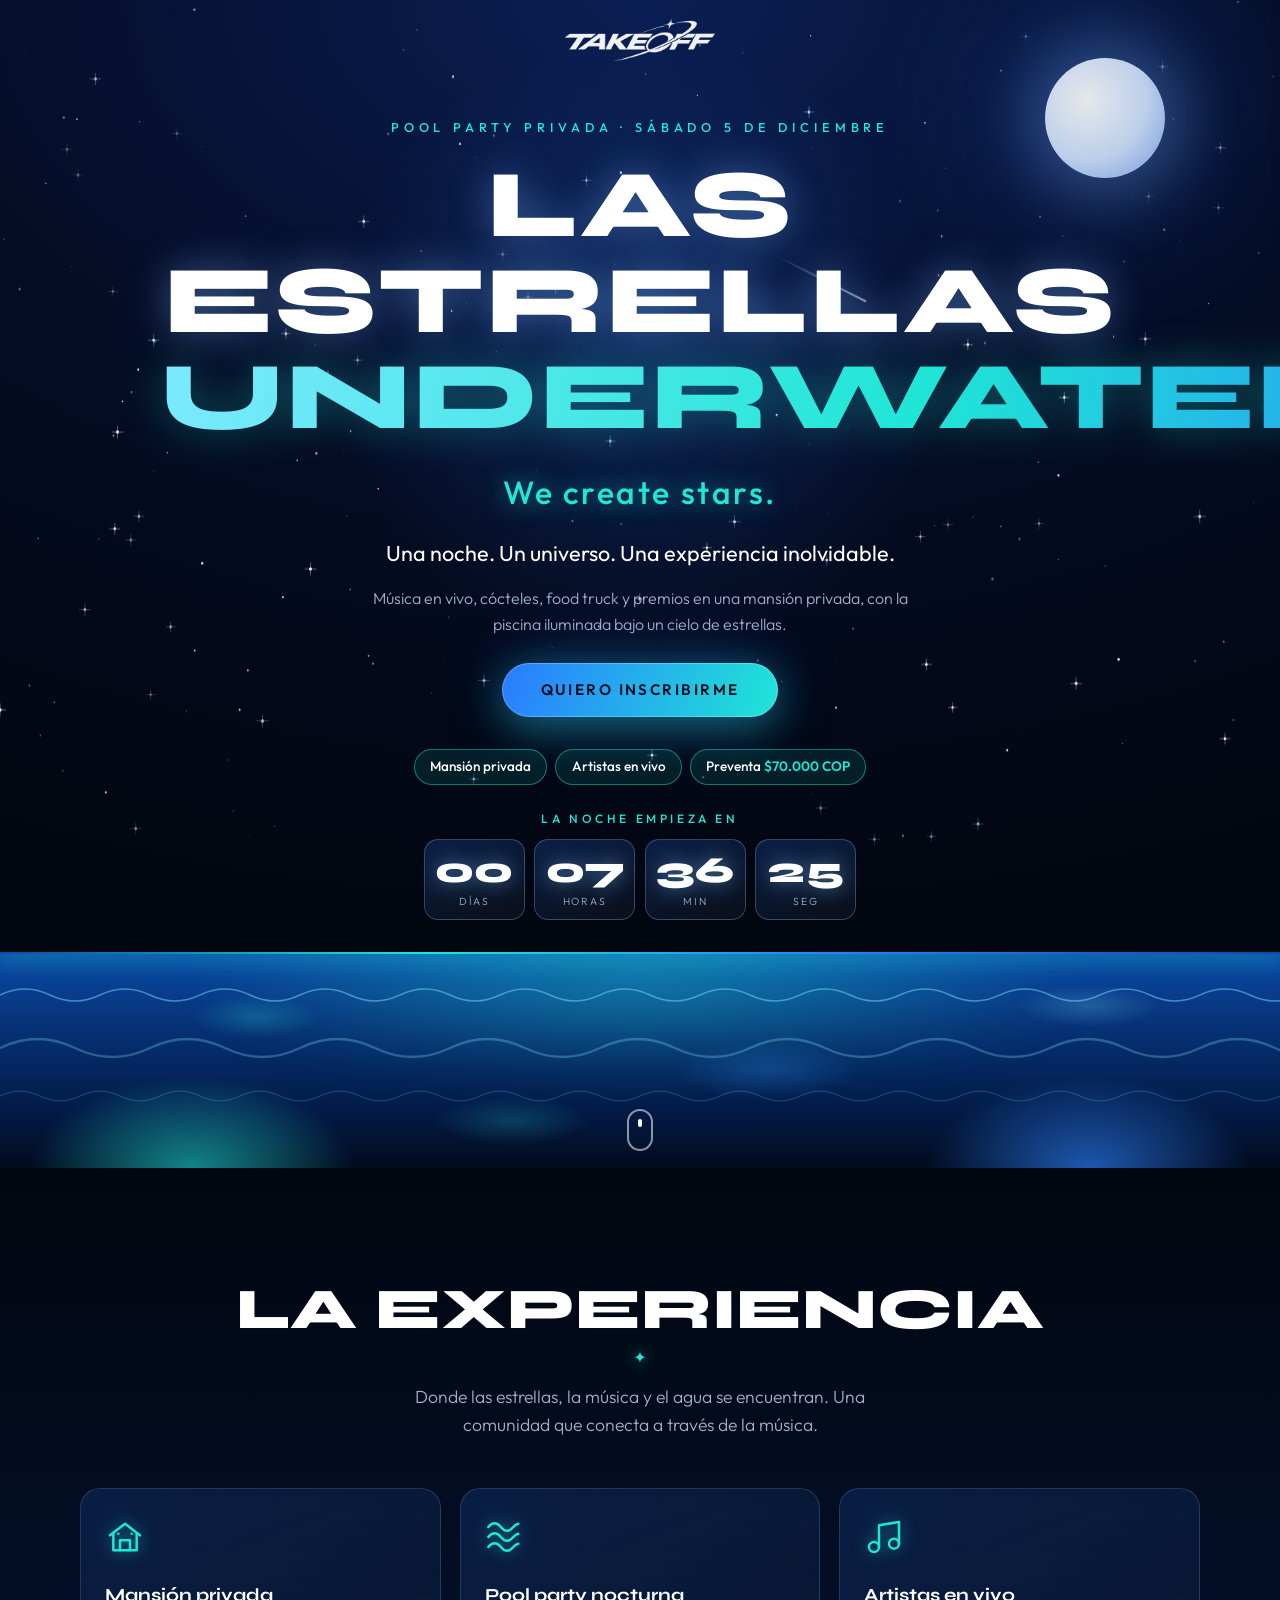
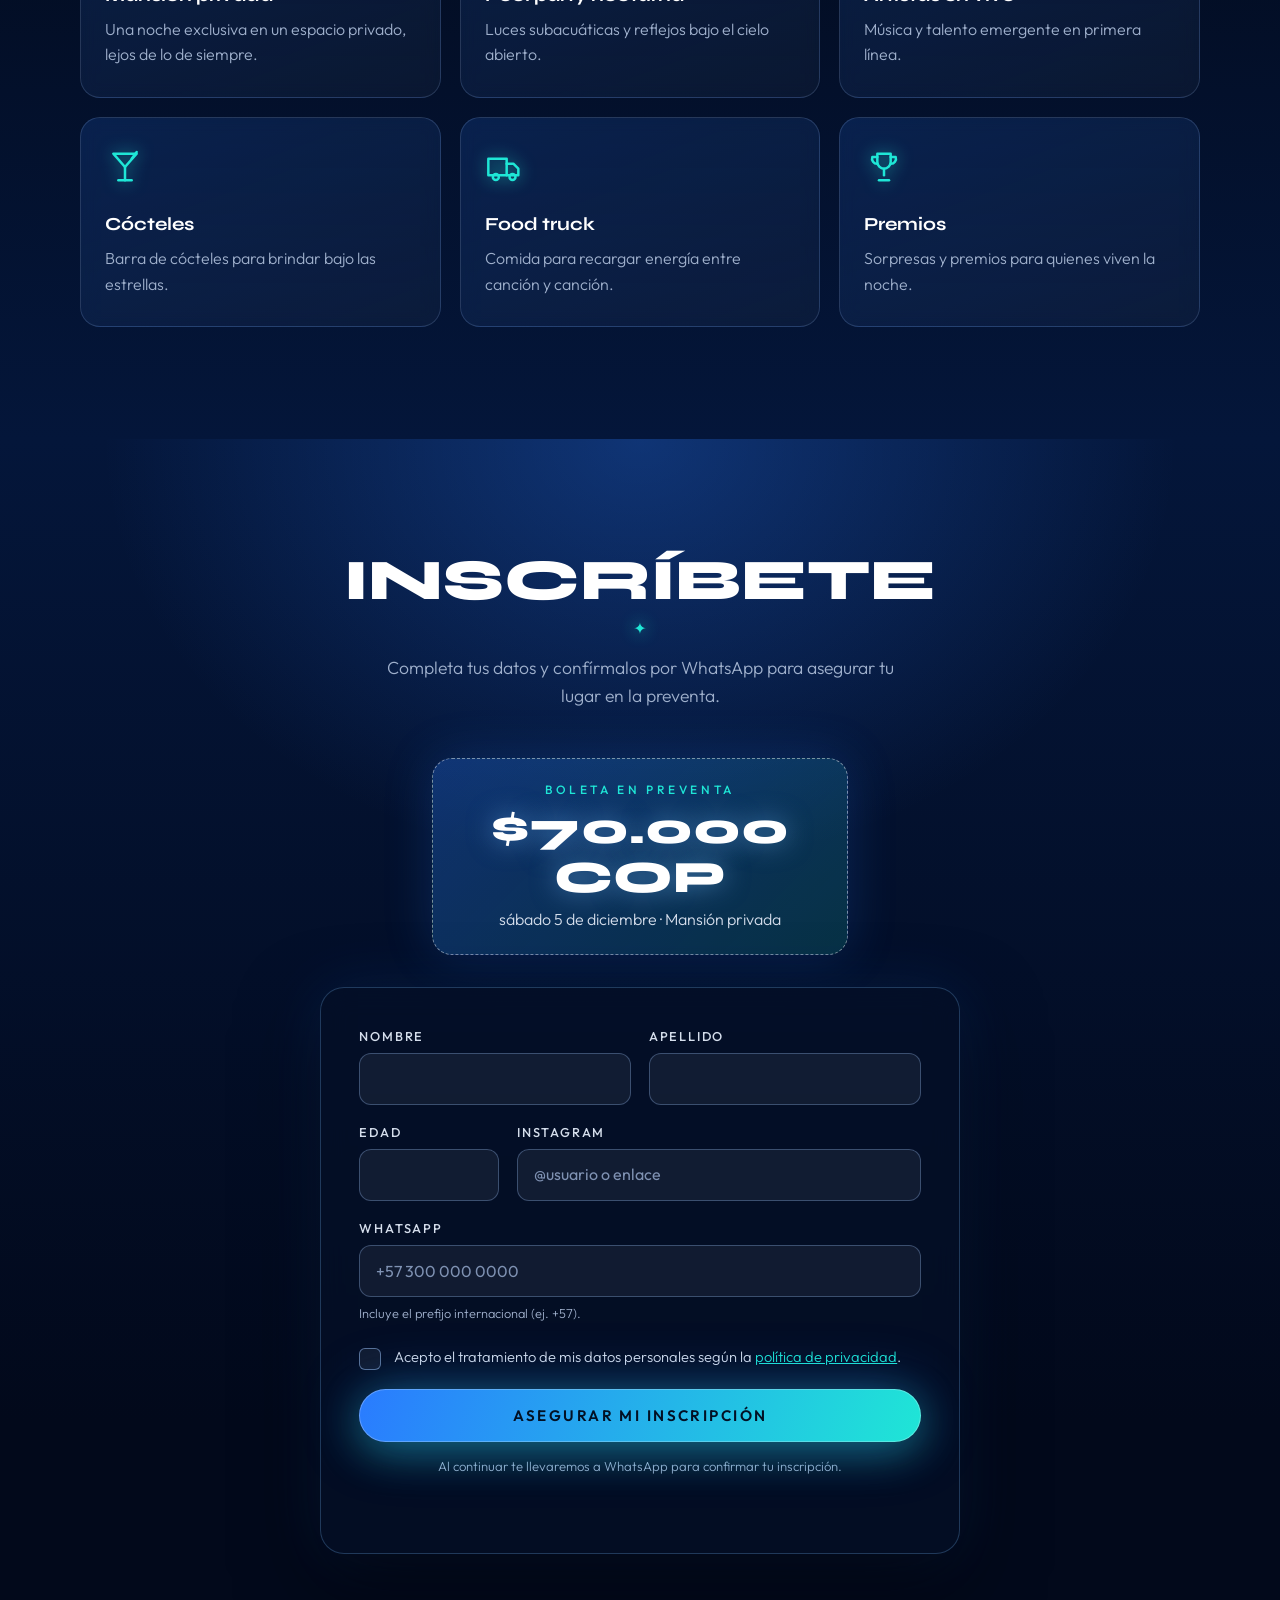
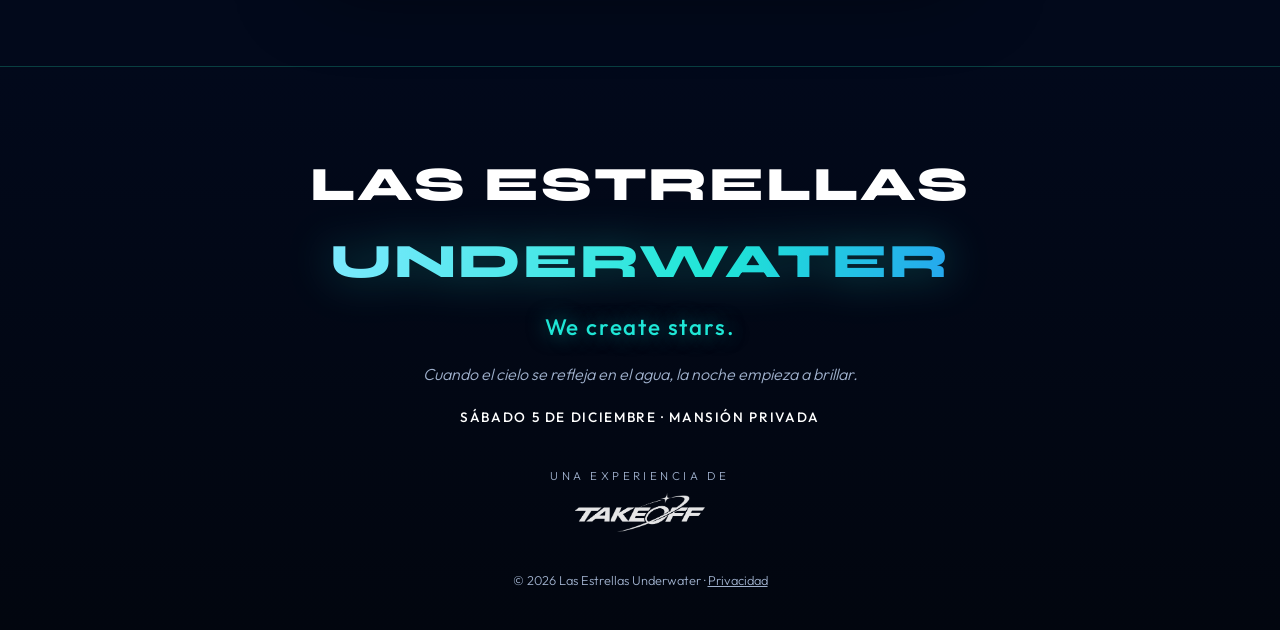
<file: index.html>
<!DOCTYPE html>
<html lang="es">
<head>
  <meta charset="utf-8">
  <meta name="viewport" content="width=device-width, initial-scale=1, viewport-fit=cover">
  <title>Las Estrellas Underwater</title>
  <meta name="description" content="Pool party privada en una mansión · 5 de diciembre. Artistas en vivo, cócteles, food truck y premios. Preventa $70.000. Inscríbete.">
  <meta name="theme-color" content="#02060f">

  <!-- Open Graph / Redes -->
  <meta property="og:type" content="website">
  <meta property="og:title" content="Las Estrellas Underwater · We create stars.">
  <meta property="og:description" content="Una noche. Un universo. Pool party privada en una mansión el 5 de diciembre. Inscríbete.">
  <meta property="og:image" content="assets/og-image.png">
  <meta property="og:locale" content="es_ES">
  <meta name="twitter:card" content="summary_large_image">
  <!-- Tras desplegar, añade aquí tu URL real: <meta property="og:url" content="https://TU-DOMINIO"> y usa URL absoluta en og:image -->

  <link rel="icon" type="image/svg+xml" href="assets/favicon.svg">
  <link rel="preconnect" href="https://fonts.googleapis.com">
  <link rel="preconnect" href="https://fonts.gstatic.com" crossorigin>
  <link href="https://fonts.googleapis.com/css2?family=Syne:wght@600;800&family=Outfit:wght@300;400;500;600&display=swap" rel="stylesheet">
  <script>document.documentElement.classList.add('js')</script>
  <link rel="stylesheet" href="css/styles.css">
</head>
<body>
  <a class="skip" href="#inscripcion">Ir al formulario</a>

  <!-- ============ HERO ============ -->
  <header class="hero" id="inicio">
    <canvas id="stars" aria-hidden="true"></canvas>
    <div class="moon" aria-hidden="true"></div>
    <div class="water" aria-hidden="true">
      <div class="water__glow"></div>
      <div class="wave wave--1"></div>
      <div class="wave wave--2"></div>
      <div class="wave wave--3"></div>
      <div class="caustics"></div>
    </div>

    <div class="hero__brand">
      <img src="assets/takeoff-logo.png" alt="TAKEOFF" width="800" height="234" decoding="async">
    </div>

    <div class="hero__content">
      <p class="eyebrow reveal">Pool party privada · <span class="js-event-date">sábado 5 de diciembre</span></p>
      <h1 class="hero__title reveal">
        <span>LAS ESTRELLAS</span>
        <span class="shimmer">UNDERWATER</span>
      </h1>
      <p class="hero__slogan reveal">We create stars.</p>
      <p class="hero__impact reveal">Una noche. Un universo. Una experiencia inolvidable.</p>
      <p class="hero__text reveal">Música en vivo, cócteles, food truck y premios en una mansión privada, con la piscina iluminada bajo un cielo de estrellas.</p>

      <a class="btn btn--primary reveal" href="#inscripcion" id="cta-hero">QUIERO INSCRIBIRME</a>

      <ul class="chips reveal" aria-label="Datos del evento">
        <li>Mansión privada</li>
        <li>Artistas en vivo</li>
        <li>Preventa <strong class="js-price">$70.000 COP</strong></li>
      </ul>

      <!-- Cuenta regresiva (la fecha se configura en js/config.js) -->
      <div class="countdown reveal" id="countdown" role="timer" aria-label="Cuenta regresiva para el evento">
        <p class="countdown__label">La noche empieza en</p>
        <div class="countdown__grid">
          <div><span id="cd-d">--</span><small>Días</small></div>
          <div><span id="cd-h">--</span><small>Horas</small></div>
          <div><span id="cd-m">--</span><small>Min</small></div>
          <div><span id="cd-s">--</span><small>Seg</small></div>
        </div>
        <p class="countdown__done" id="cd-done" hidden>¡La noche llegó!</p>
      </div>

    </div>

    <a class="scroll-hint" href="#experiencia" aria-label="Bajar a la experiencia"><span></span></a>
  </header>

  <main>
    <!-- ============ EXPERIENCIA ============ -->
    <section class="section experience" id="experiencia">
      <div class="container">
        <h2 class="section__title reveal">La experiencia</h2>
        <p class="section__lead reveal">Donde las estrellas, la música y el agua se encuentran. Una comunidad que conecta a través de la música.</p>

        <ul class="cards">
          <li class="card reveal">
            <svg viewBox="0 0 24 24" aria-hidden="true"><path d="M3 11l9-7 9 7"/><path d="M5 10v10h14V10"/><path d="M9 20v-6h6v6"/><path d="M8 10h.01M16 10h.01"/></svg>
            <h3>Mansión privada</h3>
            <p>Una noche exclusiva en un espacio privado, lejos de lo de siempre.</p>
          </li>
          <li class="card reveal">
            <svg viewBox="0 0 24 24" aria-hidden="true"><path d="M2 12c2.500-3 5-3 7.500 0s5 3 7.500 0c1-1.200 2-1.800 3-2"/><path d="M2 18c2.500-3 5-3 7.500 0s5 3 7.500 0c1-1.200 2-1.800 3-2"/><path d="M2 6c2.500-3 5-3 7.500 0s5 3 7.500 0c1-1.200 2-1.800 3-2"/></svg>
            <h3>Pool party nocturna</h3>
            <p>Luces subacuáticas y reflejos bajo el cielo abierto.</p>
          </li>
          <li class="card reveal">
            <svg viewBox="0 0 24 24" aria-hidden="true"><path d="M9 18V5l12-2v13"/><circle cx="6" cy="18" r="3"/><circle cx="18" cy="16" r="3"/></svg>
            <h3>Artistas en vivo</h3>
            <p>Música y talento emergente en primera línea.</p>
          </li>
          <li class="card reveal">
            <svg viewBox="0 0 24 24" aria-hidden="true"><path d="M5 4h14l-7 8z"/><path d="M12 12v8"/><path d="M8 20h8"/><path d="M16 7l3-4"/></svg>
            <h3>Cócteles</h3>
            <p>Barra de cócteles para brindar bajo las estrellas.</p>
          </li>
          <li class="card reveal">
            <svg viewBox="0 0 24 24" aria-hidden="true"><path d="M2 7h11v10H2z"/><path d="M13 10h4l3 3v4h-7"/><circle cx="6.500" cy="18" r="1.800"/><circle cx="16.500" cy="18" r="1.800"/></svg>
            <h3>Food truck</h3>
            <p>Comida para recargar energía entre canción y canción.</p>
          </li>
          <li class="card reveal">
            <svg viewBox="0 0 24 24" aria-hidden="true"><path d="M8 4h8v5a4 4 0 0 1-8 0z"/><path d="M8 6H5a3 3 0 0 0 3 4"/><path d="M16 6h3a3 3 0 0 1-3 4"/><path d="M12 13v4"/><path d="M9 20h6"/></svg>
            <h3>Premios</h3>
            <p>Sorpresas y premios para quienes viven la noche.</p>
          </li>
        </ul>
      </div>
    </section>

    <!-- ============ INSCRIPCIÓN ============ -->
    <section class="section signup" id="inscripcion">
      <div class="container container--narrow">
        <h2 class="section__title reveal">Inscríbete</h2>
        <p class="section__lead reveal">Completa tus datos y confírmalos por WhatsApp para asegurar tu lugar en la preventa.</p>

        <div class="ticket reveal">
          <p class="ticket__tag">Boleta en preventa</p>
          <p class="ticket__price js-price">$70.000 COP</p>
          <p class="ticket__date"><span class="js-event-date">sábado 5 de diciembre</span> · Mansión privada</p>
        </div>

        <form id="signup-form" class="form reveal" novalidate autocomplete="on">
          <!-- Honeypot anti-spam: debe permanecer vacío -->
          <div class="hp" aria-hidden="true">
            <label for="website">No rellenar</label>
            <input type="text" id="website" name="website" tabindex="-1" autocomplete="off">
          </div>

          <div class="row">
            <div class="field">
              <label for="nombre">Nombre</label>
              <input type="text" id="nombre" name="nombre" autocomplete="given-name" maxlength="60" required aria-describedby="err-nombre">
              <p class="error" id="err-nombre" role="alert"></p>
            </div>
            <div class="field">
              <label for="apellido">Apellido</label>
              <input type="text" id="apellido" name="apellido" autocomplete="family-name" maxlength="60" required aria-describedby="err-apellido">
              <p class="error" id="err-apellido" role="alert"></p>
            </div>
          </div>

          <div class="row row--age">
            <div class="field field--small">
              <label for="edad">Edad</label>
              <input type="text" id="edad" name="edad" inputmode="numeric" maxlength="3" required aria-describedby="err-edad">
              <p class="error" id="err-edad" role="alert"></p>
            </div>
            <div class="field">
              <label for="instagram">Instagram</label>
              <input type="text" id="instagram" name="instagram" placeholder="@usuario o enlace" autocapitalize="none" autocorrect="off" spellcheck="false" maxlength="120" required aria-describedby="err-instagram">
              <p class="error" id="err-instagram" role="alert"></p>
            </div>
          </div>

          <div class="field">
            <label for="whatsapp">WhatsApp</label>
            <input type="tel" id="whatsapp" name="whatsapp" inputmode="tel" autocomplete="tel" placeholder="+57 300 000 0000" maxlength="24" required aria-describedby="err-whatsapp hint-whatsapp">
            <p class="hint" id="hint-whatsapp">Incluye el prefijo internacional (ej. +57).</p>
            <p class="error" id="err-whatsapp" role="alert"></p>
          </div>

          <div class="field field--check">
            <input type="checkbox" id="consentimiento" name="consentimiento" required aria-describedby="err-consentimiento">
            <label for="consentimiento">Acepto el tratamiento de mis datos personales según la <a href="privacidad.html" target="_blank" rel="noopener" id="privacy-link">política de privacidad</a>.</label>
            <p class="error" id="err-consentimiento" role="alert"></p>
          </div>

          <button type="submit" class="btn btn--primary btn--block" id="submit-btn">
            <span class="btn__label">ASEGURAR MI INSCRIPCIÓN</span>
            <span class="btn__spinner" aria-hidden="true"></span>
          </button>
          <p class="form__note">Al continuar te llevaremos a WhatsApp para confirmar tu inscripción.</p>

          <!-- Mensajes de estado (error de red, configuración pendiente...) -->
          <p class="status" id="form-status" role="status" aria-live="polite"></p>
        </form>

        <!-- Paso final / confirmación -->
        <div class="success" id="success" hidden tabindex="-1">
          <div class="success__star" aria-hidden="true">✦</div>
          <h3 id="success-title">¡Ya estás dentro!</h3>
          <p id="success-text"></p>
          <a class="btn btn--primary" id="wa-btn" href="#" target="_blank" rel="noopener noreferrer" hidden>
            <span class="btn__label">CONFIRMAR POR WHATSAPP</span>
          </a>
          <p class="success__note" id="success-note"></p>
        </div>
      </div>
    </section>
  </main>

  <!-- ============ CIERRE ============ -->
  <footer class="footer">
    <div class="container">
      <p class="footer__brand">LAS ESTRELLAS <span class="shimmer">UNDERWATER</span></p>
      <p class="footer__slogan">We create stars.</p>
      <p class="footer__line">Cuando el cielo se refleja en el agua, la noche empieza a brillar.</p>
      <p class="footer__date"><span class="js-event-date">sábado 5 de diciembre</span> · Mansión privada</p>
      <div class="footer__agency">
        <span>Una experiencia de</span>
        <img src="assets/takeoff-logo.png" alt="TAKEOFF" width="800" height="234" loading="lazy" decoding="async">
      </div>
      <nav class="social" aria-label="Redes sociales">
        <a href="#" id="link-instagram" target="_blank" rel="noopener noreferrer">Instagram</a>
        <a href="#" id="link-tiktok" target="_blank" rel="noopener noreferrer">TikTok</a>
      </nav>
      <p class="footer__legal">© <span id="year"></span> Las Estrellas Underwater · <a href="privacidad.html">Privacidad</a></p>
    </div>
  </footer>

  <script src="js/config.js"></script>
  <script src="js/validators.js"></script>
  <script src="js/main.js"></script>
</body>
</html>
</file>
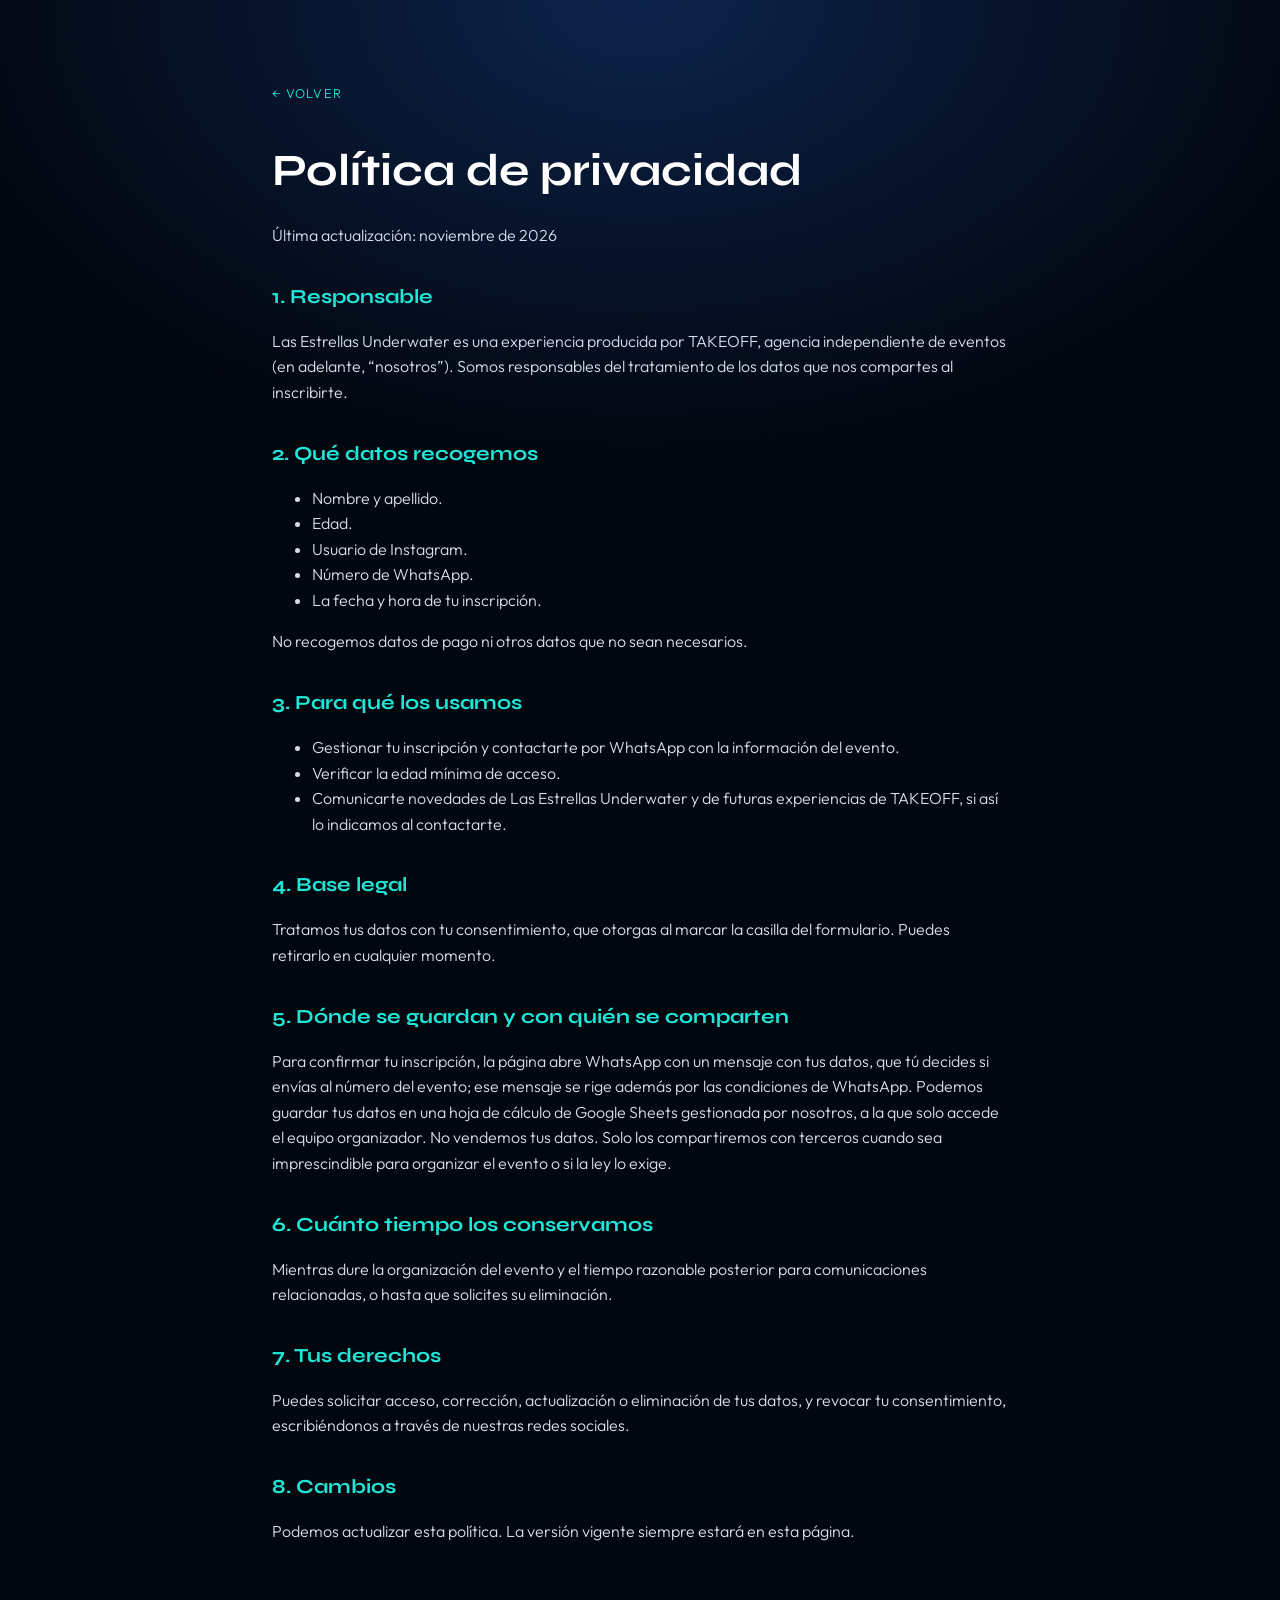
<file: privacidad.html>
<!DOCTYPE html>
<html lang="es">
<head>
  <meta charset="utf-8">
  <meta name="viewport" content="width=device-width, initial-scale=1">
  <title>Política de privacidad · Las Estrellas Underwater</title>
  <meta name="description" content="Cómo tratamos los datos personales de quienes se inscriben a Las Estrellas Underwater.">
  <meta name="robots" content="noindex">
  <meta name="theme-color" content="#02060f">
  <link rel="icon" type="image/svg+xml" href="assets/favicon.svg">
  <link rel="preconnect" href="https://fonts.googleapis.com">
  <link rel="preconnect" href="https://fonts.gstatic.com" crossorigin>
  <link href="https://fonts.googleapis.com/css2?family=Syne:wght@600;800&family=Outfit:wght@300;400;500;600&display=swap" rel="stylesheet">
  <link rel="stylesheet" href="css/styles.css">
</head>
<body>
  <!--
    PLANTILLA EDITABLE: este texto es una base general. Adáptalo a tu caso
    y, idealmente, haz que lo revise un abogado antes de publicar.
    El correo de contacto se completa solo desde js/config.js (contactEmail).
  -->
  <main class="legal">
    <div class="container">
      <a class="back" href="index.html">← Volver</a>
      <h1>Política de privacidad</h1>
      <p>Última actualización: noviembre de 2026</p>

      <h2>1. Responsable</h2>
      <p>Las Estrellas Underwater es una experiencia producida por TAKEOFF, agencia independiente de eventos (en adelante, “nosotros”). Somos responsables del tratamiento de los datos que nos compartes al inscribirte.</p>

      <h2>2. Qué datos recogemos</h2>
      <ul>
        <li>Nombre y apellido.</li>
        <li>Edad.</li>
        <li>Usuario de Instagram.</li>
        <li>Número de WhatsApp.</li>
        <li>La fecha y hora de tu inscripción.</li>
      </ul>
      <p>No recogemos datos de pago ni otros datos que no sean necesarios.</p>

      <h2>3. Para qué los usamos</h2>
      <ul>
        <li>Gestionar tu inscripción y contactarte por WhatsApp con la información del evento.</li>
        <li>Verificar la edad mínima de acceso.</li>
        <li>Comunicarte novedades de Las Estrellas Underwater y de futuras experiencias de TAKEOFF, si así lo indicamos al contactarte.</li>
      </ul>

      <h2>4. Base legal</h2>
      <p>Tratamos tus datos con tu consentimiento, que otorgas al marcar la casilla del formulario. Puedes retirarlo en cualquier momento.</p>

      <h2>5. Dónde se guardan y con quién se comparten</h2>
      <p>Para confirmar tu inscripción, la página abre WhatsApp con un mensaje con tus datos, que tú decides si envías al número del evento; ese mensaje se rige además por las condiciones de WhatsApp. Podemos guardar tus datos en una hoja de cálculo de Google Sheets gestionada por nosotros, a la que solo accede el equipo organizador. No vendemos tus datos. Solo los compartiremos con terceros cuando sea imprescindible para organizar el evento o si la ley lo exige.</p>

      <h2>6. Cuánto tiempo los conservamos</h2>
      <p>Mientras dure la organización del evento y el tiempo razonable posterior para comunicaciones relacionadas, o hasta que solicites su eliminación.</p>

      <h2>7. Tus derechos</h2>
      <p>Puedes solicitar acceso, corrección, actualización o eliminación de tus datos, y revocar tu consentimiento, escribiéndonos <span id="contact-line">a través de nuestras redes sociales</span>.</p>

      <h2>8. Cambios</h2>
      <p>Podemos actualizar esta política. La versión vigente siempre estará en esta página.</p>
    </div>
  </main>

  <script src="js/config.js"></script>
  <script>
    (function () {
      var c = (window.SITE_CONFIG || {}).contactEmail;
      var el = document.getElementById('contact-line');
      if (c && /^[^\s@]+@[^\s@]+\.[^\s@]+$/.test(c) && el) {
        el.textContent = '';
        var a = document.createElement('a');
        a.href = 'mailto:' + c; a.textContent = c;
        el.appendChild(document.createTextNode('a '));
        el.appendChild(a);
      }
    })();
  </script>
</body>
</html>
</file>
<file: css/styles.css>
/* =========================================================
   LAS ESTRELLAS UNDERWATER · Estilos
   Para cambiar la paleta, edita las variables de :root.
   ========================================================= */

:root {
  --black: #02060f;
  --deep: #041533;
  --ocean: #0a4aa6;
  --electric: #2a7bff;
  --turq: #1fe6d6;
  --silver: #d5deec;
  --muted: #9fb0cc;
  --danger: #ff8aa6;
  --warn: #ffd37a;
  --font-display: 'Syne', system-ui, -apple-system, 'Segoe UI', sans-serif;
  --font-body: 'Outfit', system-ui, -apple-system, 'Segoe UI', sans-serif;
}

*, *::before, *::after { box-sizing: border-box; }
html { scroll-behavior: smooth; -webkit-text-size-adjust: 100%; }
body {
  margin: 0;
  background: var(--black);
  color: var(--silver);
  font-family: var(--font-body);
  font-weight: 300;
  line-height: 1.6;
  overflow-x: hidden;
}
img { max-width: 100%; height: auto; display: block; }
a { color: inherit; }
[hidden] { display: none !important; }

:focus-visible { outline: 2px solid var(--turq); outline-offset: 3px; }

.skip {
  position: absolute; left: 1rem; top: -4rem; z-index: 100;
  background: var(--turq); color: #021024; padding: .6rem 1rem; border-radius: 8px; font-weight: 600;
  transition: top .2s;
}
.skip:focus { top: 1rem; }

/* ---------- Revelado al hacer scroll ---------- */
.js .reveal {
  opacity: 0;
  transform: translateY(24px);
  transition: opacity .9s ease, transform .9s cubic-bezier(.2, .7, .2, 1);
  transition-delay: var(--d, 0s);
}
.js .reveal.is-visible { opacity: 1; transform: none; }

/* ---------- Texto con brillo ---------- */
.shimmer {
  background: linear-gradient(100deg, #7fe9ff 0%, var(--turq) 25%, var(--electric) 50%, #e9f1ff 75%, var(--turq) 100%);
  background-size: 250% 100%;
  -webkit-background-clip: text; background-clip: text;
  color: transparent; -webkit-text-fill-color: transparent;
  animation: shimmer 6s linear infinite;
  filter: drop-shadow(0 0 22px rgba(31, 230, 214, .35));
}
@keyframes shimmer { to { background-position: -250% 0; } }

/* ---------- Botones ---------- */
.btn {
  position: relative; display: inline-flex; align-items: center; justify-content: center;
  padding: 1.05rem 2.4rem; border: 0; border-radius: 999px; cursor: pointer; overflow: hidden;
  font: 600 .95rem/1 var(--font-body); letter-spacing: .16em; text-decoration: none; text-transform: uppercase;
  transition: transform .25s ease, box-shadow .25s ease;
}
.btn { line-height: 1.3; text-align: center; }
@media (max-width: 480px) {
  .btn { letter-spacing: .1em; padding: 1rem 1.2rem; font-size: .88rem; }
  .eyebrow { letter-spacing: .22em; font-size: .72rem; }
}
.btn--primary {
  color: #021024;
  background: linear-gradient(110deg, var(--electric), var(--turq));
  box-shadow: 0 0 0 1px rgba(255, 255, 255, .25) inset, 0 10px 40px rgba(31, 230, 214, .35), 0 0 60px rgba(42, 123, 255, .35);
}
.btn--primary::after {
  content: ""; position: absolute; inset: 0; transform: translateX(-120%);
  background: linear-gradient(100deg, transparent 30%, rgba(255, 255, 255, .55) 50%, transparent 70%);
  animation: sweep 3.8s ease-in-out infinite;
}
@keyframes sweep { 0%, 55% { transform: translateX(-120%); } 100% { transform: translateX(120%); } }
.btn--primary:hover { transform: translateY(-3px) scale(1.02); box-shadow: 0 0 0 1px rgba(255, 255, 255, .35) inset, 0 16px 50px rgba(31, 230, 214, .5), 0 0 80px rgba(42, 123, 255, .5); }
.btn--primary:active { transform: translateY(0) scale(.99); }
.btn--block { width: 100%; margin-top: .6rem; }
.btn[disabled] { cursor: not-allowed; opacity: .85; }
.btn__spinner {
  display: none; position: absolute; width: 22px; height: 22px; border-radius: 50%;
  border: 3px solid rgba(2, 16, 36, .25); border-top-color: #021024; animation: spin .8s linear infinite;
}
.btn.is-loading .btn__label { opacity: 0; }
.btn.is-loading .btn__spinner { display: block; }
.btn.is-loading::after { display: none; }
@keyframes spin { to { transform: rotate(360deg); } }

/* =========================================================
   HERO
   ========================================================= */
.hero {
  position: relative; min-height: 100vh; min-height: 100svh;
  display: grid; place-items: center; text-align: center;
  --water-h: clamp(150px, 24svh, 260px);
  padding: clamp(6rem, 13svh, 8rem) 1.25rem calc(var(--water-h) + 2rem); overflow: hidden; isolation: isolate;
  background: radial-gradient(120% 80% at 50% 0%, #0a1f55 0%, #050d27 45%, var(--black) 100%);
}
.hero::before { /* resplandor que sigue al puntero */
  content: ""; position: absolute; inset: 0; z-index: -2; pointer-events: none;
  background: radial-gradient(520px circle at var(--mx, 50%) var(--my, 30%), rgba(42, 123, 255, .2), transparent 60%);
}
#stars { position: absolute; inset: 0; width: 100%; height: 100%; z-index: -3; }

.moon {
  position: absolute; top: 5%; right: 9%; z-index: -2; opacity: .9;
  width: clamp(64px, 11vw, 120px); aspect-ratio: 1; border-radius: 50%;
  background: radial-gradient(circle at 35% 35%, #fff, #cfe3ff 55%, #7fa8e8);
  box-shadow: 0 0 60px 20px rgba(120, 170, 255, .35), 0 0 160px 60px rgba(42, 123, 255, .2);
}

.hero__brand {
  position: absolute; top: max(1.1rem, env(safe-area-inset-top)); left: 50%; transform: translateX(-50%);
  width: clamp(96px, 20vw, 150px); z-index: 2; opacity: .95;
}

/* Piscina */
.water {
  position: absolute; left: 0; right: 0; bottom: 0; height: var(--water-h); z-index: -1; overflow: hidden;
  background: linear-gradient(180deg, #0b4aa8 0%, #07357c 30%, #031c4a 70%, #020b1f 100%);
}
.water::before { /* línea de horizonte luminosa */
  content: ""; position: absolute; left: 0; right: 0; top: 0; height: 2px; z-index: 3;
  background: linear-gradient(90deg, transparent, var(--turq), var(--electric), transparent);
  box-shadow: 0 0 24px 4px rgba(31, 230, 214, .55);
}
.water::after { /* luces subacuáticas */
  content: ""; position: absolute; inset: 0; z-index: 1; mix-blend-mode: screen;
  background:
    radial-gradient(ellipse 18% 60% at 15% 100%, rgba(31, 230, 214, .55), transparent 70%),
    radial-gradient(ellipse 18% 60% at 85% 100%, rgba(42, 123, 255, .65), transparent 70%);
  animation: lights 5s ease-in-out infinite alternate;
}
@keyframes lights { from { opacity: .55; } to { opacity: 1; } }
.water__glow {
  position: absolute; left: 50%; top: -35%; width: 70%; height: 90%; transform: translateX(-50%);
  background: radial-gradient(closest-side, rgba(31, 230, 214, .4), transparent); filter: blur(30px);
}
.wave {
  position: absolute; left: 0; right: 0; height: 24px; z-index: 2;
  background-image: url("data:image/svg+xml,%3Csvg xmlns='http://www.w3.org/2000/svg' width='200' height='24' viewBox='0 0 200 24'%3E%3Cpath d='M0 12Q25 0 50 12T100 12T150 12T200 12' fill='none' stroke='%2378e0ff' stroke-width='1.5'/%3E%3C/svg%3E");
  background-repeat: repeat-x;
}
.wave--1 { top: 14%; opacity: .5; animation: drift 14s linear infinite; }
.wave--2 { top: 36%; height: 36px; opacity: .3; background-size: 300px 36px; animation: drift 22s linear infinite reverse; }
.wave--3 { top: 62%; height: 20px; opacity: .2; background-size: 160px 20px; animation: drift 18s linear infinite; }
@keyframes drift { to { background-position-x: 400px; } }
.caustics {
  position: absolute; inset: 0; z-index: 1; mix-blend-mode: screen; opacity: .55;
  background:
    radial-gradient(ellipse 90px 30px at 20% 30%, rgba(31, 230, 214, .4), transparent 70%),
    radial-gradient(ellipse 130px 40px at 60% 55%, rgba(42, 123, 255, .45), transparent 70%),
    radial-gradient(ellipse 100px 30px at 85% 25%, rgba(120, 220, 255, .4), transparent 70%),
    radial-gradient(ellipse 110px 35px at 40% 78%, rgba(31, 230, 214, .35), transparent 70%);
  animation: caustics 9s ease-in-out infinite alternate;
}
@keyframes caustics { from { transform: translateX(-3%) scale(1); } to { transform: translateX(3%) scale(1.08); } }

.hero__content { position: relative; z-index: 1; max-width: 60rem; }
.eyebrow {
  margin: 0 0 1.2rem; color: var(--turq); font-weight: 500; font-size: .8rem;
  letter-spacing: .38em; text-transform: uppercase;
}
.hero__title {
  margin: 0; font-family: var(--font-display); font-weight: 800; text-transform: uppercase;
  font-size: clamp(1.6rem, min(7.6vw, 11svh), 6rem); line-height: 1; letter-spacing: .02em;
}
.hero__title span { display: block; }
/* Margen de seguridad: evita que la última letra se corte con el degradado en el texto */
.hero__title .shimmer, .footer__brand .shimmer { display: inline-block; padding: .12em .18em; margin: -.12em -.18em; overflow: visible; }
.hero__title span:first-child { color: #fff; text-shadow: 0 0 40px rgba(120, 180, 255, .45); }
.hero__slogan {
  margin: 1.4rem 0 0; font-size: clamp(1.3rem, 3.6vw, 2rem); font-weight: 500; letter-spacing: .08em;
  color: var(--turq); text-shadow: 0 0 24px rgba(31, 230, 214, .6);
}
.hero__impact { margin: 1.1rem auto 0; max-width: 34rem; font-size: clamp(1.05rem, 2.6vw, 1.35rem); font-weight: 400; color: #fff; }
.hero__text { margin: 1rem auto 1.6rem; max-width: 36rem; color: var(--muted); }

.scroll-hint {
  position: absolute; left: 50%; bottom: 1.1rem; z-index: 4; transform: translateX(-50%);
  width: 26px; height: 42px; border: 2px solid rgba(255, 255, 255, .55); border-radius: 14px;
}
.scroll-hint span {
  position: absolute; left: 50%; top: 8px; width: 4px; height: 8px; margin-left: -2px; border-radius: 2px;
  background: #fff; animation: scrollDot 1.8s ease-in-out infinite;
}
@keyframes scrollDot { 0% { opacity: 0; transform: translateY(0); } 40% { opacity: 1; } 100% { opacity: 0; transform: translateY(14px); } }

/* =========================================================
   SECCIONES
   ========================================================= */
.section { position: relative; padding: clamp(4.5rem, 10vw, 7rem) 0; }
.container { width: min(100% - 2.5rem, 70rem); margin-inline: auto; }
.container--narrow { width: min(100% - 2.5rem, 40rem); }
.section__title {
  margin: 0; text-align: center; text-transform: uppercase;
  font-family: var(--font-display); font-weight: 800; font-size: clamp(2rem, 6vw, 3.6rem); line-height: 1.05; color: #fff;
}
.section__title::after {
  content: "✦"; display: block; margin-top: .6rem; font-size: 1rem; color: var(--turq); text-shadow: 0 0 16px var(--turq);
}
.section__lead { margin: 1rem auto 3rem; max-width: 32rem; text-align: center; color: var(--muted); font-size: 1.1rem; }

.experience { background: linear-gradient(180deg, var(--black), #03102b 60%, #04163a); }
.cards { list-style: none; margin: 0; padding: 0; display: grid; gap: 1.2rem; grid-template-columns: 1fr; }
@media (min-width: 640px) { .cards { grid-template-columns: repeat(2, 1fr); } }
@media (min-width: 1000px) { .cards { grid-template-columns: repeat(3, 1fr); } }
.card {
  padding: 1.8rem 1.5rem; border-radius: 20px; backdrop-filter: blur(8px);
  background: linear-gradient(160deg, rgba(42, 123, 255, .16), rgba(255, 255, 255, .03));
  border: 1px solid rgba(160, 200, 255, .18);
  transition: transform .35s ease, border-color .35s ease, box-shadow .35s ease;
}
.card:hover { transform: translateY(-6px); border-color: rgba(31, 230, 214, .55); box-shadow: 0 18px 50px rgba(0, 0, 0, .4), 0 0 40px rgba(31, 230, 214, .18); }
.card svg { width: 40px; height: 40px; fill: none; stroke: var(--turq); stroke-width: 1.5; stroke-linecap: round; stroke-linejoin: round; filter: drop-shadow(0 0 8px rgba(31, 230, 214, .6)); }
.card h3 { margin: 1rem 0 .4rem; font-family: var(--font-display); font-size: 1.15rem; color: #fff; }
.card p { margin: 0; color: var(--muted); }

.signup {
  background:
    radial-gradient(60% 50% at 50% 0%, rgba(42, 123, 255, .3), transparent 70%),
    linear-gradient(180deg, #04163a, #02091b 80%);
}

/* =========================================================
   FORMULARIO
   ========================================================= */
.form {
  padding: clamp(1.3rem, 4vw, 2.4rem); border-radius: 24px; backdrop-filter: blur(14px);
  background: rgba(5, 16, 40, .72); border: 1px solid rgba(120, 190, 255, .25);
  box-shadow: 0 30px 80px rgba(0, 0, 0, .5), 0 0 60px rgba(42, 123, 255, .15);
}
.row { display: grid; gap: 1.1rem; margin-bottom: 1.1rem; }
@media (min-width: 560px) {
  .row { grid-template-columns: 1fr 1fr; }
  .row--age { grid-template-columns: 140px 1fr; }
}
.field { margin-bottom: 1.1rem; }
.row .field { margin-bottom: 0; }
.field label {
  display: block; margin-bottom: .4rem; font-size: .8rem; font-weight: 500; letter-spacing: .14em; text-transform: uppercase; color: var(--silver);
}
.field input[type="text"], .field input[type="tel"] {
  width: 100%; padding: .9rem 1rem; border-radius: 12px; color: #fff; font: 400 1rem/1.3 var(--font-body);
  background: rgba(255, 255, 255, .06); border: 1px solid rgba(160, 200, 255, .3);
  transition: border-color .2s, box-shadow .2s, background .2s;
}
.field input::placeholder { color: #7f92b3; }
.field input:focus { outline: none; border-color: var(--turq); background: rgba(255, 255, 255, .09); box-shadow: 0 0 0 3px rgba(31, 230, 214, .25), 0 0 24px rgba(31, 230, 214, .2); }
.field.is-invalid input[type="text"], .field.is-invalid input[type="tel"] { border-color: var(--danger); box-shadow: 0 0 0 3px rgba(255, 138, 166, .18); }
.hint { margin: .4rem 0 0; font-size: .8rem; color: var(--muted); }
.error { display: none; margin: .45rem 0 0; font-size: .85rem; color: var(--danger); }
.is-invalid > .error { display: block; }

.field--check { display: grid; grid-template-columns: auto 1fr; gap: .2rem .8rem; align-items: start; margin: 1.4rem 0 .6rem; }
.field--check label { margin: 0; text-transform: none; letter-spacing: 0; font-size: .92rem; font-weight: 300; line-height: 1.5; }
.field--check a { color: var(--turq); }
.field--check .error { grid-column: 1 / -1; }
.field--check input {
  appearance: none; -webkit-appearance: none; position: relative; margin: .1rem 0 0; width: 22px; height: 22px; cursor: pointer;
  border-radius: 6px; border: 1.5px solid rgba(160, 200, 255, .5); background: rgba(255, 255, 255, .06); transition: .2s;
}
.field--check input:checked { background: linear-gradient(135deg, var(--electric), var(--turq)); border-color: transparent; }
.field--check input:checked::after {
  content: ""; position: absolute; left: 7px; top: 2px; width: 6px; height: 12px;
  border: solid #021024; border-width: 0 2.5px 2.5px 0; transform: rotate(45deg);
}
.field--check.is-invalid input { border-color: var(--danger); }

.status { min-height: 1.4em; margin: 1rem 0 0; font-size: .95rem; text-align: center; }
.status.is-error { color: var(--danger); }
.status.is-warn { color: var(--warn); }
.status.is-info { color: var(--turq); }
.hp { position: absolute; left: -9999px; width: 1px; height: 1px; overflow: hidden; }

.success {
  text-align: center; padding: 3rem 1.5rem; border-radius: 24px;
  background: rgba(5, 16, 40, .72); border: 1px solid rgba(31, 230, 214, .5);
  box-shadow: 0 0 80px rgba(31, 230, 214, .25);
}
.success:focus { outline: none; }
.success__star { font-size: 3rem; color: var(--turq); text-shadow: 0 0 30px var(--turq); animation: pulse 2.2s ease-in-out infinite; }
.success h3 { margin: .4rem 0; font-family: var(--font-display); font-size: 1.8rem; color: #fff; }
.success p { margin: 0 auto; max-width: 26rem; color: var(--silver); }
@keyframes pulse { 50% { transform: scale(1.2); opacity: .8; } }

/* =========================================================
   CIERRE
   ========================================================= */
.footer {
  padding: 5rem 0 2.5rem; text-align: center;
  background: linear-gradient(180deg, #02091b, var(--black));
  border-top: 1px solid rgba(31, 230, 214, .25);
}
.footer__brand { margin: 0; font-family: var(--font-display); font-weight: 800; font-size: clamp(1.4rem, 5.6vw, 3rem); letter-spacing: .04em; color: #fff; }
.footer__slogan { margin: .6rem 0 0; font-size: 1.4rem; font-weight: 500; letter-spacing: .08em; color: var(--turq); text-shadow: 0 0 20px rgba(31, 230, 214, .5); }
.footer__line { margin: 1rem auto 0; max-width: 28rem; color: var(--muted); font-style: italic; }
.footer__agency { margin: 2.4rem auto 0; display: flex; flex-direction: column; align-items: center; gap: .5rem; }
.footer__agency span { font-size: .72rem; letter-spacing: .3em; text-transform: uppercase; color: var(--muted); }
.footer__agency img { width: 130px; opacity: .9; }
.social { margin-top: 2rem; display: flex; justify-content: center; gap: .8rem; flex-wrap: wrap; }
.social a {
  padding: .7rem 1.5rem; border-radius: 999px; text-decoration: none; font-weight: 500; letter-spacing: .1em; text-transform: uppercase; font-size: .85rem;
  border: 1px solid rgba(160, 200, 255, .35); transition: .25s;
}
.social a:hover { border-color: var(--turq); color: var(--turq); box-shadow: 0 0 24px rgba(31, 230, 214, .3); transform: translateY(-2px); }
.footer__legal { margin: 2.4rem 0 0; font-size: .8rem; color: var(--muted); }
.footer__date { margin: 1.2rem 0 0; font-weight: 500; letter-spacing: .12em; text-transform: uppercase; font-size: .85rem; color: #fff; }

/* =========================================================
   DATOS DEL EVENTO: chips, cuenta regresiva, boleta
   ========================================================= */
.chips { list-style: none; margin: 2rem 0 1.5rem; padding: 0; display: flex; flex-wrap: wrap; justify-content: center; gap: .5rem; }
.chips li {
  padding: .4rem .95rem; border-radius: 999px; font-size: .85rem; font-weight: 500; color: #fff;
  background: rgba(31, 230, 214, .1); border: 1px solid rgba(31, 230, 214, .45);
}
.chips strong { color: var(--turq); font-weight: 600; }

.countdown { margin: 0 auto; max-width: 27rem; }
.countdown__label { margin: 0; font-size: .75rem; font-weight: 500; letter-spacing: .3em; text-transform: uppercase; color: var(--turq); }
.countdown__grid { margin-top: .7rem; display: grid; grid-template-columns: repeat(4, minmax(0, 1fr)); gap: .6rem; }
.countdown__grid > div {
  padding: .7rem .2rem .55rem; border-radius: 14px; backdrop-filter: blur(6px);
  background: linear-gradient(160deg, rgba(42, 123, 255, .22), rgba(255, 255, 255, .04));
  border: 1px solid rgba(160, 200, 255, .28);
}
.countdown__grid span {
  display: block; font-family: var(--font-display); font-weight: 800; line-height: 1; color: #fff;
  font-size: clamp(1.5rem, 6.5vw, 2.3rem); font-variant-numeric: tabular-nums; text-shadow: 0 0 20px rgba(120, 190, 255, .55);
}
.countdown__grid small { display: block; margin-top: .35rem; font-size: .65rem; letter-spacing: .18em; text-transform: uppercase; color: var(--muted); }
.countdown__done { margin: .6rem 0 0; font-family: var(--font-display); font-weight: 800; font-size: 1.8rem; color: var(--turq); text-shadow: 0 0 24px rgba(31, 230, 214, .6); }

.ticket {
  max-width: 26rem; margin: 0 auto 2rem; padding: 1.3rem 1.5rem; text-align: center; border-radius: 20px;
  background: linear-gradient(135deg, rgba(42, 123, 255, .3), rgba(31, 230, 214, .16));
  border: 1px dashed rgba(255, 255, 255, .45); box-shadow: 0 0 50px rgba(42, 123, 255, .2);
}
.ticket__tag { margin: 0; font-size: .75rem; font-weight: 500; letter-spacing: .3em; text-transform: uppercase; color: var(--turq); }
.ticket__price { margin: .3rem 0; font-family: var(--font-display); font-weight: 800; font-size: clamp(2rem, 8vw, 2.8rem); line-height: 1.1; color: #fff; text-shadow: 0 0 26px rgba(120, 190, 255, .5); }
.ticket__date { margin: 0; color: var(--silver); }

.form__note { margin: .9rem 0 0; font-size: .82rem; text-align: center; color: var(--muted); }
.success .btn { margin-top: 1.4rem; }
.success__note { margin: 1rem auto 0; max-width: 22rem; font-size: .85rem; color: var(--muted); }
.success__note:empty { display: none; }

/* =========================================================
   PÁGINA LEGAL (privacidad.html)
   ========================================================= */
.legal { padding: 5rem 0; min-height: 100vh; background: radial-gradient(80% 40% at 50% 0%, rgba(42, 123, 255, .25), transparent 70%), var(--black); }
.legal .container { width: min(100% - 2.5rem, 46rem); }
.legal h1 { font-family: var(--font-display); font-size: clamp(1.8rem, 6vw, 2.8rem); color: #fff; margin: 0 0 .4rem; }
.legal h2 { font-family: var(--font-display); font-size: 1.25rem; color: var(--turq); margin: 2rem 0 .4rem; }
.legal p, .legal li { color: var(--silver); }
.legal a { color: var(--turq); }
.legal .back { display: inline-block; margin-bottom: 2rem; text-decoration: none; letter-spacing: .1em; text-transform: uppercase; font-size: .8rem; }

/* =========================================================
   Accesibilidad: respetar movimiento reducido
   ========================================================= */
@media (prefers-reduced-motion: reduce) {
  *, *::before, *::after { animation: none !important; transition: none !important; scroll-behavior: auto !important; }
  .js .reveal { opacity: 1; transform: none; }
}
</file>
